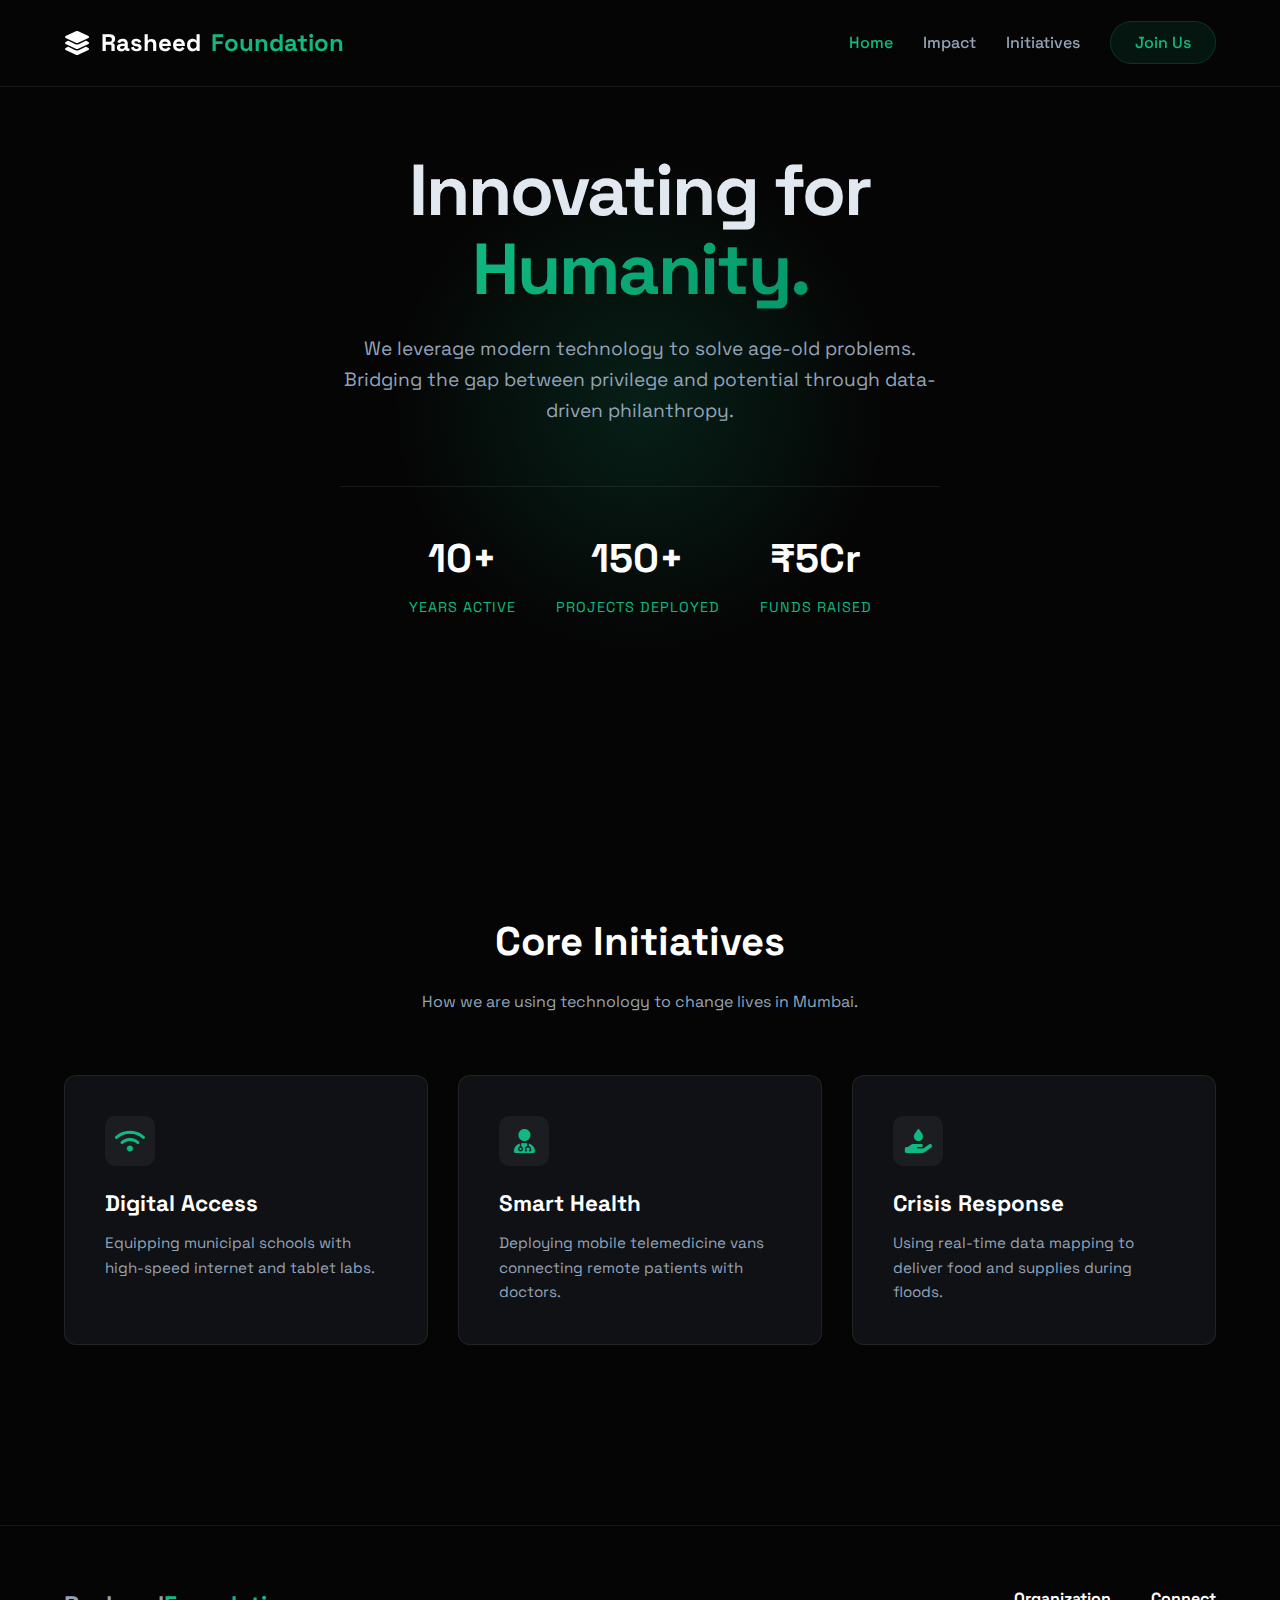
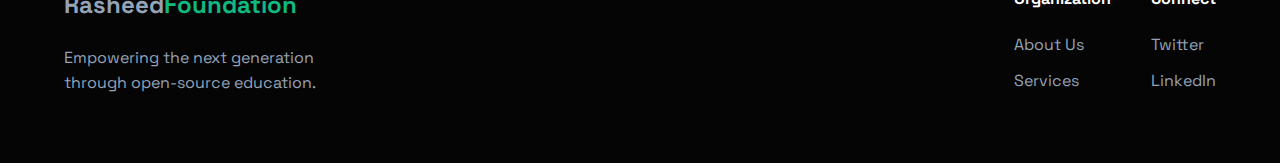
<file: Website Code/index.html>
<!DOCTYPE html>
<html lang="en">
<head>
    <meta charset="UTF-8">
    <meta name="viewport" content="width=device-width, initial-scale=1.0">
    <title> Rasheed Foundation | Tech for Good </title>
    <link href="https://fonts.googleapis.com/css2?family=Space+Grotesk:wght@300;400;500;600;700&display=swap" rel="stylesheet">
    <link rel="stylesheet" href="https://cdnjs.cloudflare.com/ajax/libs/font-awesome/6.4.0/css/all.min.css">
    <link rel="stylesheet" href="style.css">
</head>
<body>

    <nav class="navbar">
        <a href="index.html" class="logo"><i class="fas fa-layer-group"></i> Rasheed<span>Foundation</span></a>
        <div class="burger"><i class="fas fa-bars"></i></div>
        <ul class="nav-links">
            <li><a href="index.html">Home</a></li>
            <li><a href="about.html">Impact</a></li>
            <li><a href="services.html">Initiatives</a></li>
            <li><a href="contact.html" class="btn-nav">Join Us</a></li>
        </ul>
    </nav>

    <header class="hero">
        <div class="glow"></div>
        <div style="z-index: 2;">
            <h1>Innovating for <br><span>Humanity.</span></h1>
            <p>We leverage modern technology to solve age-old problems. Bridging the gap between privilege and potential through data-driven philanthropy.</p>
            
            <div class="stats-row">
                <div class="stat-item">
                    <h3>10+</h3>
                    <p>Years Active</p>
                </div>
                <div class="stat-item">
                    <h3>150+</h3>
                    <p>Projects Deployed</p>
                </div>
                <div class="stat-item">
                    <h3>₹5Cr</h3>
                    <p>Funds Raised</p>
                </div>
            </div>
        </div>
    </header>

    <section class="section">
        <div style="text-align: center; margin-bottom: 60px;">
            <h2 style="font-size: 2.5rem; margin-bottom: 15px; color:white;">Core Initiatives</h2>
            <p style="color: var(--text-muted);">How we are using technology to change lives in Mumbai.</p>
        </div>

        <div class="grid-3">
            <div class="tech-card">
                <div class="icon-box"><i class="fas fa-wifi"></i></div>
                <h3>Digital Access</h3>
                <p>Equipping municipal schools with high-speed internet and tablet labs.</p>
            </div>
            <div class="tech-card">
                <div class="icon-box"><i class="fas fa-user-md"></i></div>
                <h3>Smart Health</h3>
                <p>Deploying mobile telemedicine vans connecting remote patients with doctors.</p>
            </div>
            <div class="tech-card">
                <div class="icon-box"><i class="fas fa-hand-holding-water"></i></div>
                <h3>Crisis Response</h3>
                <p>Using real-time data mapping to deliver food and supplies during floods.</p>
            </div>
        </div>
    </section>

    <footer>
        <div class="footer-col" style="flex: 2;">
            <a href="#" class="logo" style="margin-bottom: 20px;">Rasheed<span>Foundation</span></a>
            <p style="color: var(--text-muted); max-width: 300px;">Empowering the next generation through open-source education.</p>
        </div>
        <div class="footer-col">
            <h4>Organization</h4>
            <a href="about.html">About Us</a>
            <a href="services.html">Services</a>
        </div>
        <div class="footer-col">
            <h4>Connect</h4>
            <a href="#">Twitter</a>
            <a href="#">LinkedIn</a>
        </div>
    </footer>
    <script src="script.js"></script>
</body>
</html>
</file>
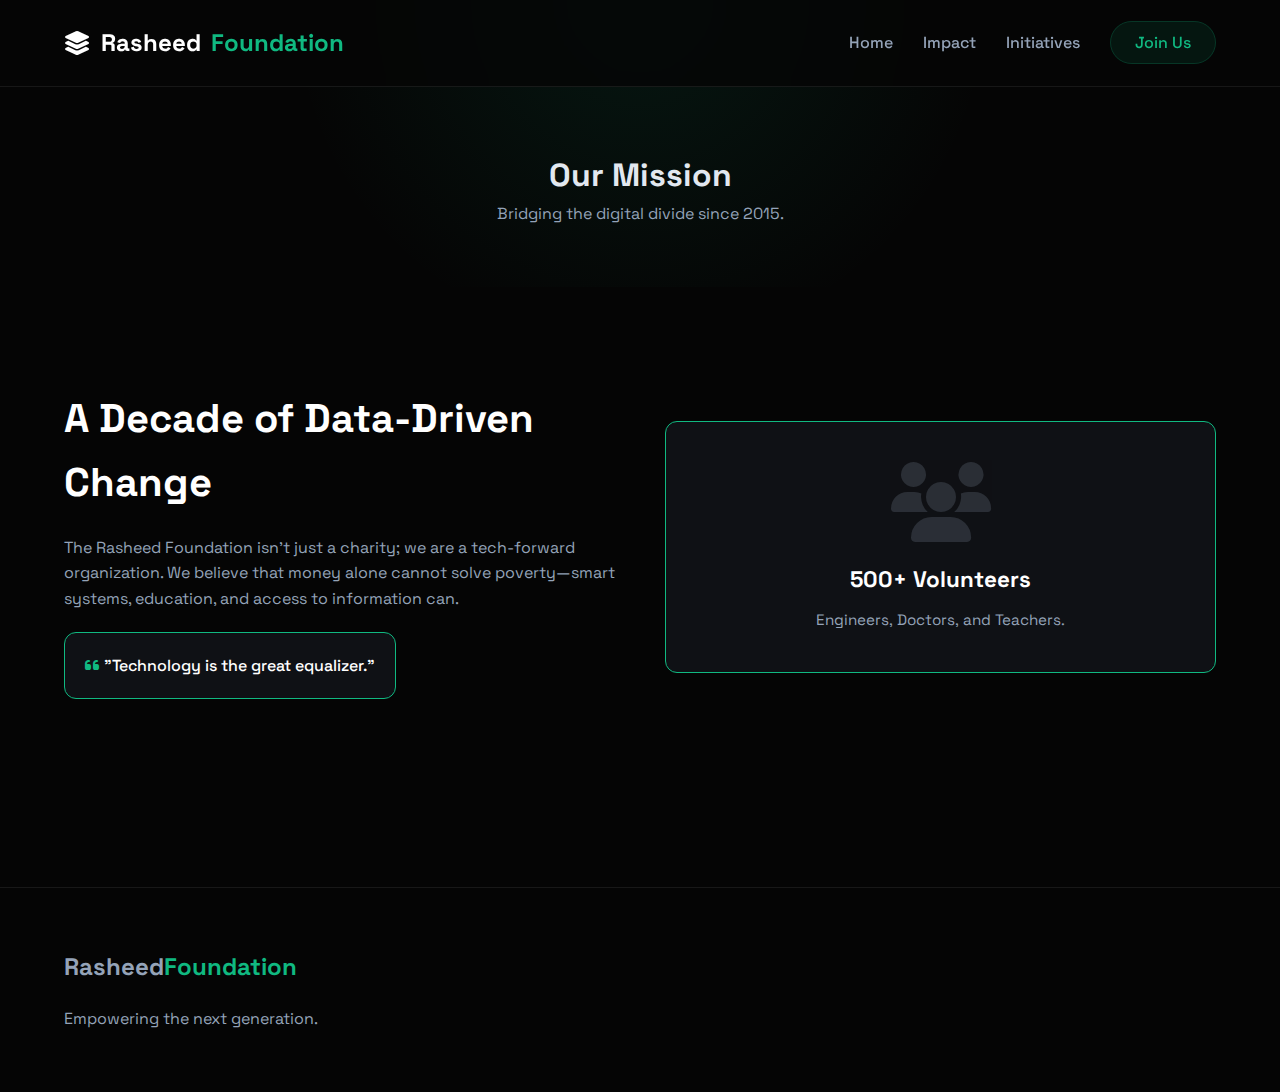
<file: about.html>
<!DOCTYPE html>
<html lang="en">
<head>
    <meta charset="UTF-8">
    <meta name="viewport" content="width=device-width, initial-scale=1.0">
    <title>About | Rasheed Foundation</title>
    <link href="https://fonts.googleapis.com/css2?family=Space+Grotesk:wght@300;400;500;600;700&display=swap" rel="stylesheet">
    <link rel="stylesheet" href="https://cdnjs.cloudflare.com/ajax/libs/font-awesome/6.4.0/css/all.min.css">
    <link rel="stylesheet" href="style.css">
</head>
<body>

    <nav class="navbar">
        <a href="index.html" class="logo"><i class="fas fa-layer-group"></i> Rasheed<span>Foundation</span></a>
        <div class="burger"><i class="fas fa-bars"></i></div>
        <ul class="nav-links">
            <li><a href="index.html">Home</a></li>
            <li><a href="about.html">Impact</a></li>
            <li><a href="services.html">Initiatives</a></li>
            <li><a href="contact.html" class="btn-nav">Join Us</a></li>
        </ul>
    </nav>

    <div class="page-header">
        <h1>Our Mission</h1>
        <p style="color: var(--text-muted);">Bridging the digital divide since 2015.</p>
    </div>

    <section class="section">
        <div class="grid-2">
            <div>
                <h2 style="font-size: 2.5rem; color: white; margin-bottom: 20px;">A Decade of Data-Driven Change</h2>
                <p style="color: var(--text-muted); margin-bottom: 20px;">
                    The Rasheed Foundation isn't just a charity; we are a tech-forward organization. We believe that money alone cannot solve poverty—smart systems, education, and access to information can.
                </p>
                <div class="tech-card" style="padding: 20px; display: inline-block; border-color: var(--primary);">
                    <i class="fas fa-quote-left" style="color: var(--primary);"></i>
                    <span style="color: white; font-weight: 500;"> "Technology is the great equalizer."</span>
                </div>
            </div>
            <div class="tech-card" style="text-align: center; border-color: var(--primary);">
                <i class="fas fa-users fa-5x" style="color: var(--text-muted); opacity: 0.2;"></i>
                <h3 style="margin-top: 20px;">500+ Volunteers</h3>
                <p>Engineers, Doctors, and Teachers.</p>
            </div>
        </div>
    </section>

    <footer>
        <div class="footer-col" style="flex: 2;">
            <a href="#" class="logo" style="margin-bottom: 20px;">Rasheed<span>Foundation</span></a>
            <p style="color: var(--text-muted);">Empowering the next generation.</p>
        </div>
    </footer>
    <script src="script.js"></script>
</body>
</html>
</file>
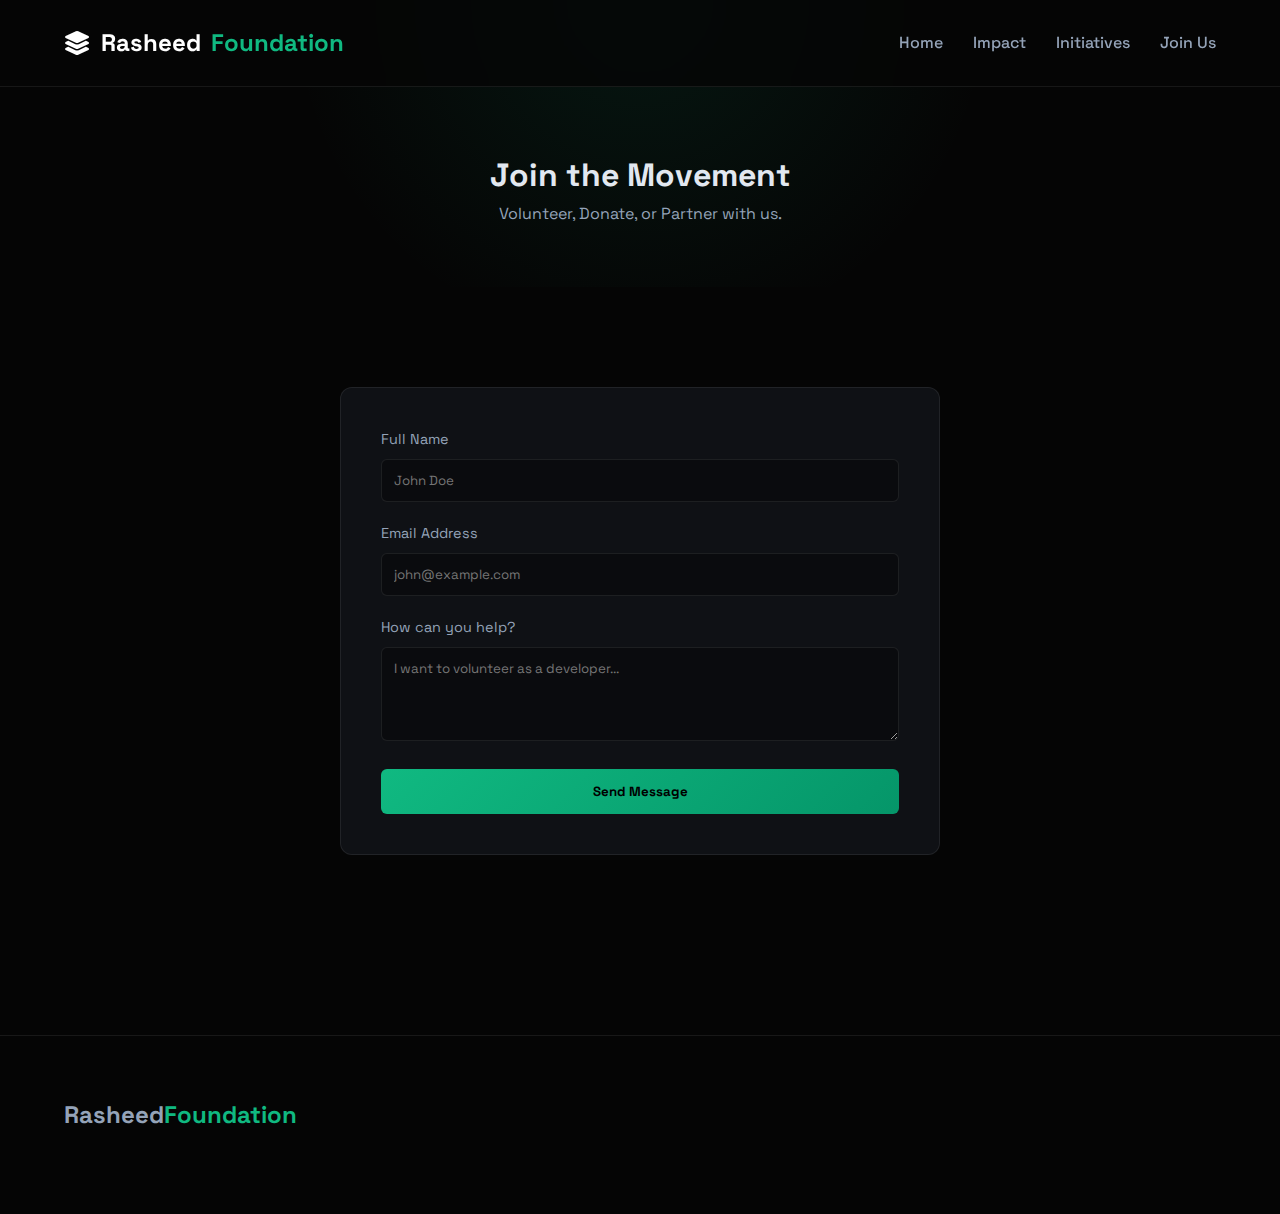
<file: contact.html>
<!DOCTYPE html>
<html lang="en">
<head>
    <meta charset="UTF-8">
    <meta name="viewport" content="width=device-width, initial-scale=1.0">
    <title>Contact | Rasheed Foundation</title>
    <link href="https://fonts.googleapis.com/css2?family=Space+Grotesk:wght@300;400;500;600;700&display=swap" rel="stylesheet">
    <link rel="stylesheet" href="https://cdnjs.cloudflare.com/ajax/libs/font-awesome/6.4.0/css/all.min.css">
    <link rel="stylesheet" href="style.css">
</head>
<body>

    <nav class="navbar">
        <a href="index.html" class="logo"><i class="fas fa-layer-group"></i> Rasheed<span>Foundation</span></a>
        <div class="burger"><i class="fas fa-bars"></i></div>
        <ul class="nav-links">
            <li><a href="index.html">Home</a></li>
            <li><a href="about.html">Impact</a></li>
            <li><a href="services.html">Initiatives</a></li>
            <li><a href="contact.html">Join Us</a></li>
        </ul>
    </nav>

    <div class="page-header">
        <h1>Join the Movement</h1>
        <p style="color: var(--text-muted);">Volunteer, Donate, or Partner with us.</p>
    </div>

    <section class="section">
        <div class="form-box">
            <form id="contactForm">
                <div class="input-group">
                    <label>Full Name</label>
                    <input type="text" required placeholder="John Doe">
                </div>
                <div class="input-group">
                    <label>Email Address</label>
                    <input type="email" required placeholder="john@example.com">
                </div>
                <div class="input-group">
                    <label>How can you help?</label>
                    <textarea rows="4" required placeholder="I want to volunteer as a developer..."></textarea>
                </div>
                <button type="submit" class="btn-submit">Send Message</button>
            </form>
        </div>
    </section>

    <footer>
        <div class="footer-col" style="flex: 2;">
            <a href="#" class="logo" style="margin-bottom: 20px;">Rasheed<span>Foundation</span></a>
        </div>
    </footer>
    <script src="script.js"></script>
</body>
</html>
</file>
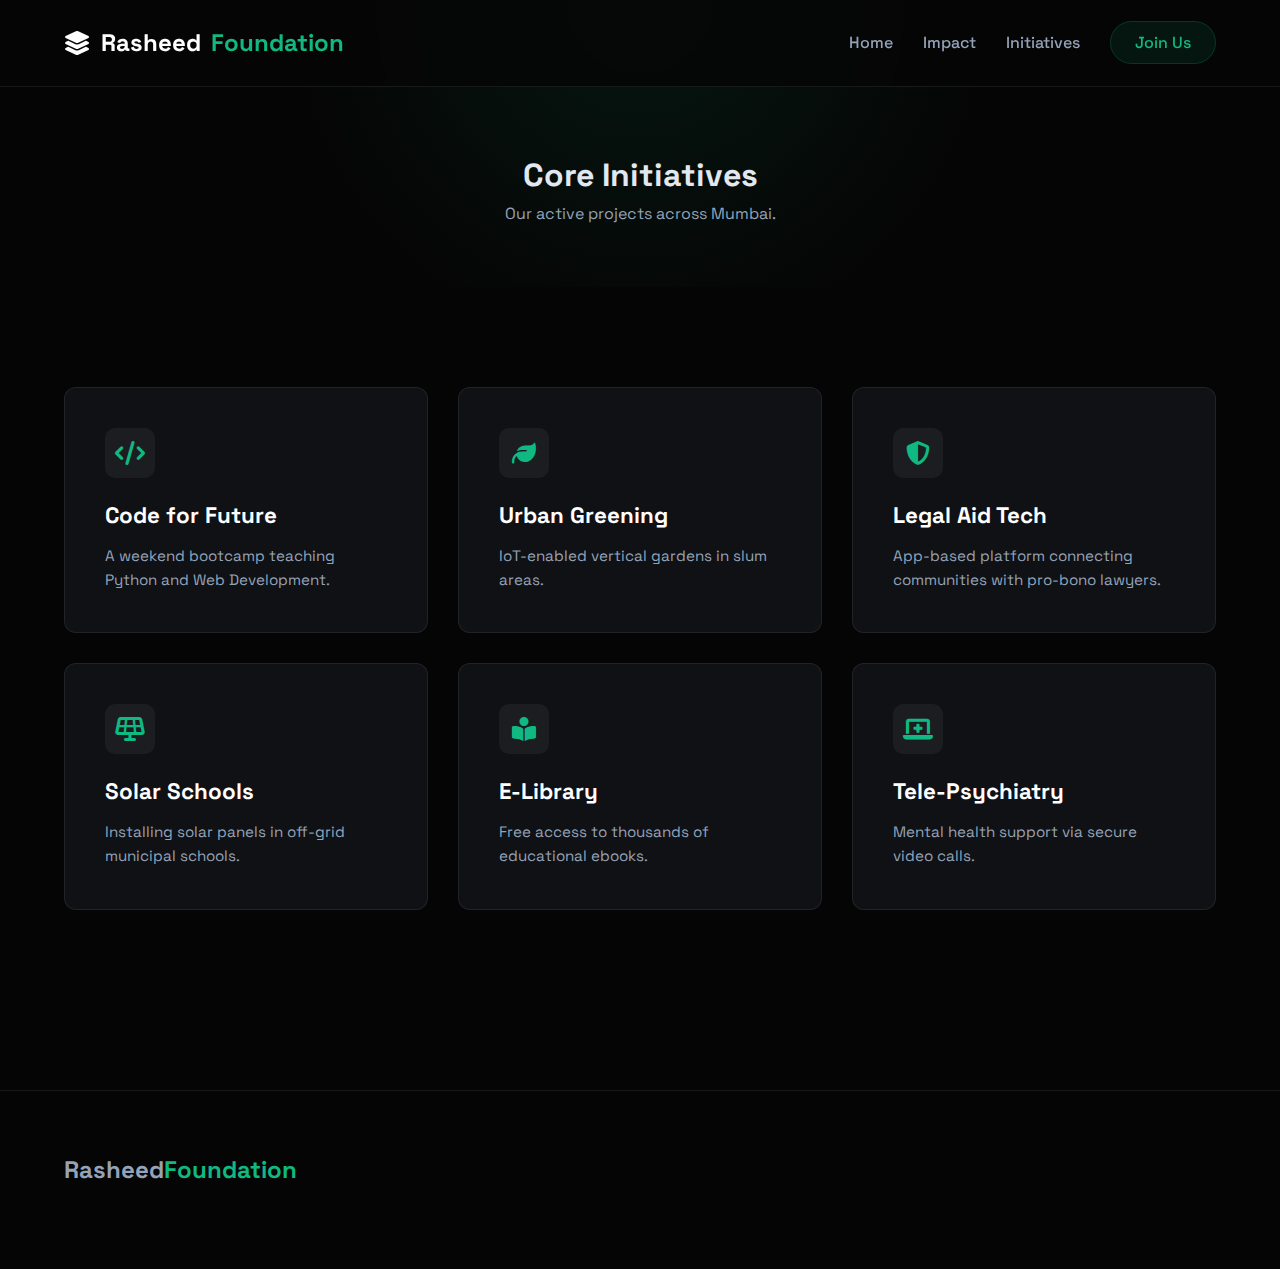
<file: services.html>
<!DOCTYPE html>
<html lang="en">
<head>
    <meta charset="UTF-8">
    <meta name="viewport" content="width=device-width, initial-scale=1.0">
    <title>Initiatives | Rasheed Foundation</title>
    <link href="https://fonts.googleapis.com/css2?family=Space+Grotesk:wght@300;400;500;600;700&display=swap" rel="stylesheet">
    <link rel="stylesheet" href="https://cdnjs.cloudflare.com/ajax/libs/font-awesome/6.4.0/css/all.min.css">
    <link rel="stylesheet" href="style.css">
</head>
<body>

    <nav class="navbar">
        <a href="index.html" class="logo"><i class="fas fa-layer-group"></i> Rasheed<span>Foundation</span></a>
        <div class="burger"><i class="fas fa-bars"></i></div>
        <ul class="nav-links">
            <li><a href="index.html">Home</a></li>
            <li><a href="about.html">Impact</a></li>
            <li><a href="services.html">Initiatives</a></li>
            <li><a href="contact.html" class="btn-nav">Join Us</a></li>
        </ul>
    </nav>

    <div class="page-header">
        <h1>Core Initiatives</h1>
        <p style="color: var(--text-muted);">Our active projects across Mumbai.</p>
    </div>

    <section class="section">
        <div class="grid-3">
            <div class="tech-card">
                <div class="icon-box"><i class="fas fa-code"></i></div>
                <h3>Code for Future</h3>
                <p>A weekend bootcamp teaching Python and Web Development.</p>
            </div>
            <div class="tech-card">
                <div class="icon-box"><i class="fas fa-leaf"></i></div>
                <h3>Urban Greening</h3>
                <p>IoT-enabled vertical gardens in slum areas.</p>
            </div>
            <div class="tech-card">
                <div class="icon-box"><i class="fas fa-shield-alt"></i></div>
                <h3>Legal Aid Tech</h3>
                <p>App-based platform connecting communities with pro-bono lawyers.</p>
            </div>
            <div class="tech-card">
                <div class="icon-box"><i class="fas fa-solar-panel"></i></div>
                <h3>Solar Schools</h3>
                <p>Installing solar panels in off-grid municipal schools.</p>
            </div>
            <div class="tech-card">
                <div class="icon-box"><i class="fas fa-book-reader"></i></div>
                <h3>E-Library</h3>
                <p>Free access to thousands of educational ebooks.</p>
            </div>
            <div class="tech-card">
                <div class="icon-box"><i class="fas fa-laptop-medical"></i></div>
                <h3>Tele-Psychiatry</h3>
                <p>Mental health support via secure video calls.</p>
            </div>
        </div>
    </section>

    <footer>
        <div class="footer-col" style="flex: 2;">
            <a href="#" class="logo" style="margin-bottom: 20px;">Rasheed<span>Foundation</span></a>
        </div>
    </footer>
    <script src="script.js"></script>
</body>
</html>
</file>
<file: Website Code/style.css>
/* --- 1. DARK "TECH-NGO" THEME --- */
:root {
    --bg-dark: #050505;       /* Void Black */
    --bg-card: #0f1115;       /* Dark Grey */
    --primary: #10b981;       /* Emerald Green */
    --accent: #34d399;        /* Light Green Glow */
    --text-main: #e2e8f0;     /* Off-White */
    --text-muted: #94a3b8;    /* Slate Grey */
    --border: rgba(255,255,255,0.08);
    --gradient: linear-gradient(135deg, #10b981 0%, #059669 100%);
    --radius: 12px;
}

* { margin: 0; padding: 0; box-sizing: border-box; font-family: 'Space Grotesk', sans-serif; }

body {
    background-color: var(--bg-dark);
    color: var(--text-main);
    overflow-x: hidden;
    line-height: 1.6;
}

/* --- 2. NAVBAR --- */
.navbar {
    padding: 1.5rem 5%;
    display: flex; justify-content: space-between; align-items: center;
    position: fixed; width: 100%; top: 0; z-index: 1000;
    background: rgba(5, 5, 5, 0.8);
    backdrop-filter: blur(15px);
    border-bottom: 1px solid var(--border);
}

.logo {
    font-size: 1.5rem; font-weight: 700; color: white; text-decoration: none;
    display: flex; align-items: center; gap: 10px;
}
.logo span { color: var(--primary); }

.nav-links { display: flex; gap: 30px; list-style: none; }
.nav-links a { text-decoration: none; color: var(--text-muted); font-weight: 500; transition: 0.3s; }
.nav-links a:hover, .nav-links a.active { color: var(--primary); }

.btn-nav {
    padding: 10px 24px; background: rgba(16, 185, 129, 0.1); 
    color: var(--primary) !important; border: 1px solid rgba(16, 185, 129, 0.2);
    border-radius: 50px; font-weight: 600; transition: 0.3s;
}
.btn-nav:hover { background: var(--primary); color: black !important; }

/* Mobile Menu Trigger */
.burger { display: none; color: white; font-size: 1.5rem; cursor: pointer; }

/* --- 3. HERO & HEADERS --- */
.hero {
    min-height: 90vh; display: flex; align-items: center; justify-content: center;
    text-align: center; position: relative; padding: 0 20px;
}

.glow {
    position: absolute; width: 500px; height: 500px;
    background: radial-gradient(circle, rgba(16, 185, 129, 0.15) 0%, transparent 70%);
    top: 50%; left: 50%; transform: translate(-50%, -50%);
    pointer-events: none; z-index: 0;
}

.hero h1 {
    font-size: 4.5rem; line-height: 1.1; margin-bottom: 25px;
    font-weight: 700; letter-spacing: -2px; z-index: 2; position: relative;
}
.hero h1 span {
    background: var(--gradient); 
    background-clip: text; -webkit-background-clip: text;
    -webkit-text-fill-color: transparent; color: transparent;
    display: inline-block;
}

.hero p {
    font-size: 1.2rem; color: var(--text-muted); margin-bottom: 40px;
    max-width: 600px; margin-left: auto; margin-right: auto; z-index: 2; position: relative;
}

.page-header {
    padding-top: 150px; padding-bottom: 60px; text-align: center;
    background: radial-gradient(circle at top, rgba(16,185,129,0.1) 0%, transparent 50%);
}

/* --- 4. CARDS & GRID --- */
.section { padding: 100px 5%; }
.grid-3 { display: grid; grid-template-columns: repeat(auto-fit, minmax(300px, 1fr)); gap: 30px; }
.grid-2 { display: grid; grid-template-columns: 1fr 1fr; gap: 50px; align-items: center; }

.tech-card {
    background: var(--bg-card); border: 1px solid var(--border);
    padding: 40px; border-radius: var(--radius); transition: 0.3s;
    position: relative; overflow: hidden;
}
.tech-card:hover { transform: translateY(-5px); border-color: var(--primary); }

.tech-card::before {
    content: ''; position: absolute; top: 0; left: 0; width: 100%; height: 2px;
    background: var(--gradient); transform: scaleX(0); transition: 0.4s; transform-origin: left;
}
.tech-card:hover::before { transform: scaleX(1); }

.icon-box {
    width: 50px; height: 50px; background: rgba(255,255,255,0.05);
    display: flex; align-items: center; justify-content: center;
    border-radius: 10px; font-size: 1.5rem; color: var(--primary); margin-bottom: 20px;
}

.tech-card h3 { font-size: 1.4rem; margin-bottom: 10px; color: white; }
.tech-card p { color: var(--text-muted); font-size: 0.95rem; }

/* --- 5. STATS --- */
.stats-row {
    display: flex; gap: 40px; justify-content: center; margin-top: 60px;
    border-top: 1px solid var(--border); padding-top: 40px;
}
.stat-item h3 { font-size: 2.5rem; color: white; margin-bottom: 5px; }
.stat-item p { color: var(--primary); font-size: 0.9rem; text-transform: uppercase; letter-spacing: 1px; }

/* --- 6. FORMS --- */
.form-box {
    background: var(--bg-card); padding: 40px; border-radius: var(--radius);
    border: 1px solid var(--border); max-width: 600px; margin: 0 auto;
}
.input-group { margin-bottom: 20px; }
.input-group label { display: block; color: var(--text-muted); margin-bottom: 8px; font-size: 0.9rem; }
.input-group input, .input-group textarea {
    width: 100%; background: rgba(0,0,0,0.3); border: 1px solid var(--border);
    padding: 12px; color: white; border-radius: 6px; outline: none; transition: 0.3s;
}
.input-group input:focus, .input-group textarea:focus { border-color: var(--primary); }

.btn-submit {
    width: 100%; padding: 14px; background: var(--gradient); color: black;
    font-weight: 700; border: none; border-radius: 6px; cursor: pointer; transition: 0.3s;
}
.btn-submit:hover { opacity: 0.9; transform: translateY(-2px); }

/* --- 7. FOOTER --- */
footer {
    border-top: 1px solid var(--border); padding: 60px 5%; margin-top: 80px;
    display: flex; justify-content: space-between; flex-wrap: wrap; gap: 40px;
}
.footer-col h4 { color: white; margin-bottom: 20px; }
.footer-col a { display: block; color: var(--text-muted); text-decoration: none; margin-bottom: 10px; transition: 0.3s; }
.footer-col a:hover { color: var(--primary); }

/* --- 8. MOBILE --- */
@media (max-width: 768px) {
    .nav-links {
        display: none; position: absolute; top: 100%; left: 0; width: 100%;
        background: var(--bg-card); flex-direction: column; padding: 20px;
        text-align: center; border-bottom: 1px solid var(--border);
    }
    .nav-links.active { display: flex; }
    .burger { display: block; }
    .hero h1 { font-size: 3rem; }
    .stats-row { flex-direction: column; gap: 20px; }
    .grid-2 { grid-template-columns: 1fr; }
}
</file>
<file: style.css>
/* --- 1. DARK "TECH-NGO" THEME --- */
:root {
    --bg-dark: #050505;       /* Void Black */
    --bg-card: #0f1115;       /* Dark Grey */
    --primary: #10b981;       /* Emerald Green */
    --accent: #34d399;        /* Light Green Glow */
    --text-main: #e2e8f0;     /* Off-White */
    --text-muted: #94a3b8;    /* Slate Grey */
    --border: rgba(255,255,255,0.08);
    --gradient: linear-gradient(135deg, #10b981 0%, #059669 100%);
    --radius: 12px;
}

* { margin: 0; padding: 0; box-sizing: border-box; font-family: 'Space Grotesk', sans-serif; }

body {
    background-color: var(--bg-dark);
    color: var(--text-main);
    overflow-x: hidden;
    line-height: 1.6;
}

/* --- 2. NAVBAR --- */
.navbar {
    padding: 1.5rem 5%;
    display: flex; justify-content: space-between; align-items: center;
    position: fixed; width: 100%; top: 0; z-index: 1000;
    background: rgba(5, 5, 5, 0.8);
    backdrop-filter: blur(15px);
    border-bottom: 1px solid var(--border);
}

.logo {
    font-size: 1.5rem; font-weight: 700; color: white; text-decoration: none;
    display: flex; align-items: center; gap: 10px;
}
.logo span { color: var(--primary); }

.nav-links { display: flex; gap: 30px; list-style: none; }
.nav-links a { text-decoration: none; color: var(--text-muted); font-weight: 500; transition: 0.3s; }
.nav-links a:hover, .nav-links a.active { color: var(--primary); }

.btn-nav {
    padding: 10px 24px; background: rgba(16, 185, 129, 0.1); 
    color: var(--primary) !important; border: 1px solid rgba(16, 185, 129, 0.2);
    border-radius: 50px; font-weight: 600; transition: 0.3s;
}
.btn-nav:hover { background: var(--primary); color: black !important; }

/* Mobile Menu Trigger */
.burger { display: none; color: white; font-size: 1.5rem; cursor: pointer; }

/* --- 3. HERO & HEADERS --- */
.hero {
    min-height: 90vh; display: flex; align-items: center; justify-content: center;
    text-align: center; position: relative; padding: 0 20px;
}

.glow {
    position: absolute; width: 500px; height: 500px;
    background: radial-gradient(circle, rgba(16, 185, 129, 0.15) 0%, transparent 70%);
    top: 50%; left: 50%; transform: translate(-50%, -50%);
    pointer-events: none; z-index: 0;
}

.hero h1 {
    font-size: 4.5rem; line-height: 1.1; margin-bottom: 25px;
    font-weight: 700; letter-spacing: -2px; z-index: 2; position: relative;
}
.hero h1 span {
    background: var(--gradient); 
    background-clip: text; -webkit-background-clip: text;
    -webkit-text-fill-color: transparent; color: transparent;
    display: inline-block;
}

.hero p {
    font-size: 1.2rem; color: var(--text-muted); margin-bottom: 40px;
    max-width: 600px; margin-left: auto; margin-right: auto; z-index: 2; position: relative;
}

.page-header {
    padding-top: 150px; padding-bottom: 60px; text-align: center;
    background: radial-gradient(circle at top, rgba(16,185,129,0.1) 0%, transparent 50%);
}

/* --- 4. CARDS & GRID --- */
.section { padding: 100px 5%; }
.grid-3 { display: grid; grid-template-columns: repeat(auto-fit, minmax(300px, 1fr)); gap: 30px; }
.grid-2 { display: grid; grid-template-columns: 1fr 1fr; gap: 50px; align-items: center; }

.tech-card {
    background: var(--bg-card); border: 1px solid var(--border);
    padding: 40px; border-radius: var(--radius); transition: 0.3s;
    position: relative; overflow: hidden;
}
.tech-card:hover { transform: translateY(-5px); border-color: var(--primary); }

.tech-card::before {
    content: ''; position: absolute; top: 0; left: 0; width: 100%; height: 2px;
    background: var(--gradient); transform: scaleX(0); transition: 0.4s; transform-origin: left;
}
.tech-card:hover::before { transform: scaleX(1); }

.icon-box {
    width: 50px; height: 50px; background: rgba(255,255,255,0.05);
    display: flex; align-items: center; justify-content: center;
    border-radius: 10px; font-size: 1.5rem; color: var(--primary); margin-bottom: 20px;
}

.tech-card h3 { font-size: 1.4rem; margin-bottom: 10px; color: white; }
.tech-card p { color: var(--text-muted); font-size: 0.95rem; }

/* --- 5. STATS --- */
.stats-row {
    display: flex; gap: 40px; justify-content: center; margin-top: 60px;
    border-top: 1px solid var(--border); padding-top: 40px;
}
.stat-item h3 { font-size: 2.5rem; color: white; margin-bottom: 5px; }
.stat-item p { color: var(--primary); font-size: 0.9rem; text-transform: uppercase; letter-spacing: 1px; }

/* --- 6. FORMS --- */
.form-box {
    background: var(--bg-card); padding: 40px; border-radius: var(--radius);
    border: 1px solid var(--border); max-width: 600px; margin: 0 auto;
}
.input-group { margin-bottom: 20px; }
.input-group label { display: block; color: var(--text-muted); margin-bottom: 8px; font-size: 0.9rem; }
.input-group input, .input-group textarea {
    width: 100%; background: rgba(0,0,0,0.3); border: 1px solid var(--border);
    padding: 12px; color: white; border-radius: 6px; outline: none; transition: 0.3s;
}
.input-group input:focus, .input-group textarea:focus { border-color: var(--primary); }

.btn-submit {
    width: 100%; padding: 14px; background: var(--gradient); color: black;
    font-weight: 700; border: none; border-radius: 6px; cursor: pointer; transition: 0.3s;
}
.btn-submit:hover { opacity: 0.9; transform: translateY(-2px); }

/* --- 7. FOOTER --- */
footer {
    border-top: 1px solid var(--border); padding: 60px 5%; margin-top: 80px;
    display: flex; justify-content: space-between; flex-wrap: wrap; gap: 40px;
}
.footer-col h4 { color: white; margin-bottom: 20px; }
.footer-col a { display: block; color: var(--text-muted); text-decoration: none; margin-bottom: 10px; transition: 0.3s; }
.footer-col a:hover { color: var(--primary); }

/* --- 8. MOBILE --- */
@media (max-width: 768px) {
    .nav-links {
        display: none; position: absolute; top: 100%; left: 0; width: 100%;
        background: var(--bg-card); flex-direction: column; padding: 20px;
        text-align: center; border-bottom: 1px solid var(--border);
    }
    .nav-links.active { display: flex; }
    .burger { display: block; }
    .hero h1 { font-size: 3rem; }
    .stats-row { flex-direction: column; gap: 20px; }
    .grid-2 { grid-template-columns: 1fr; }
}
</file>
